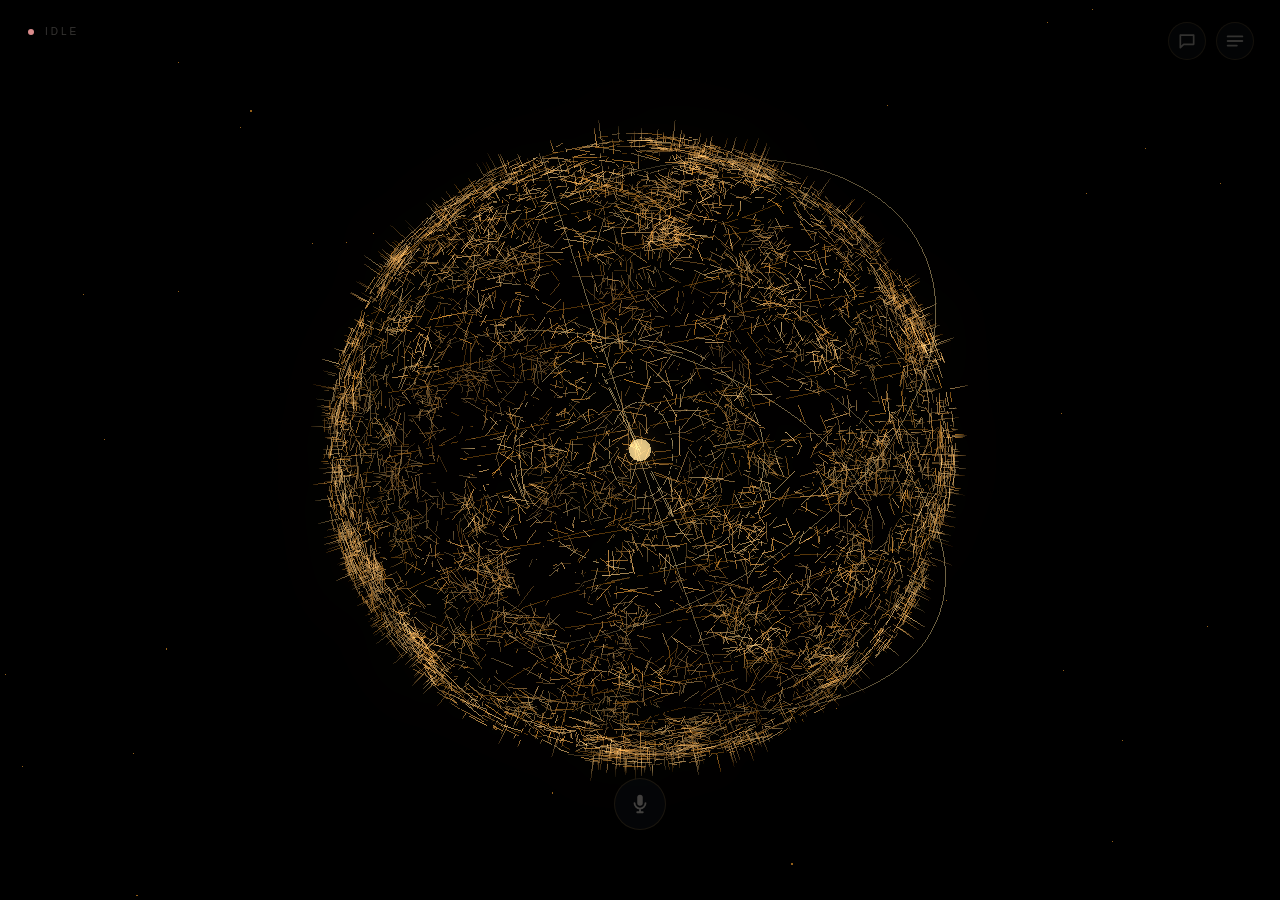
<file: citra_ui/index.html>
<!DOCTYPE html>
<html lang="en">
<head>
<meta charset="UTF-8">
<meta name="viewport" content="width=device-width, initial-scale=1.0, maximum-scale=1.0, user-scalable=no, viewport-fit=cover">
<title>Citra</title>

<!-- INSTALLABLE AS AN APP, on purpose. Not every resident wants to talk to
     a voice assistant, and some will actively prefer not to — they still
     need a way to switch the lights on. "Add to Home Screen" turns this
     dashboard into a normal-looking app icon with no browser chrome, which
     is the Android answer to what iOS Shortcuts provides, and works on iOS
     too. display:standalone in the manifest is what removes the address
     bar; apple-mobile-web-app-* below is the older iOS equivalent, which
     Safari still honours instead of the manifest for this. -->
<link rel="manifest" href="manifest.json">
<meta name="theme-color" content="#07090b">
<meta name="mobile-web-app-capable" content="yes">
<meta name="apple-mobile-web-app-capable" content="yes">
<meta name="apple-mobile-web-app-status-bar-style" content="black-translucent">
<meta name="apple-mobile-web-app-title" content="Citra">
<link rel="apple-touch-icon" href="icons/icon-192.png">
<link rel="icon" type="image/png" sizes="512x512" href="icons/icon-512.png">

<link rel="stylesheet" href="style.css">
<!-- Vendored locally (citra_ui/vendor/three/) rather than pulled from a CDN:
     this page has to render on whatever WiFi a room happens to have, and a
     ~1.3MB fetch from an external host on every load is a real failure
     mode on a weak or internet-less LAN -- the page would sit on a black
     screen indefinitely with no error shown. Served by the same local
     server as everything else, so page load never leaves the LAN. -->
<script type="importmap">
{
  "imports": {
    "three": "./vendor/three/build/three.module.js",
    "three/addons/": "./vendor/three/examples/jsm/"
  }
}
</script>
</head>
<body>

  <canvas id="core-canvas"></canvas>

  <div class="status-row">
    <div id="status-dot" class="status-dot offline" title="UI server connection"></div>
    <div id="state-label" class="state-label">IDLE</div>
  </div>

  <div id="caption-wrap" class="caption-wrap">
    <div id="transcript-line" class="transcript-line"></div>
    <div id="caption-line" class="caption-line"></div>
  </div>

  <!-- Talk-to-Citra button: uses THIS device's microphone (a phone's, most
       of the time) rather than the room mic — tap to start recording, tap
       again to send. Only appears functional on a secure context
       (https:// or localhost); see app.js for what happens otherwise. -->
  <button id="mic-fab" class="mic-fab" title="Talk to Citra">
    <svg viewBox="0 0 24 24" width="22" height="22">
      <path d="M12 2a3 3 0 0 0-3 3v6a3 3 0 0 0 6 0V5a3 3 0 0 0-3-3z" fill="currentColor"/>
      <path d="M6 11a6 6 0 0 0 12 0M12 17v4M9 21h6" stroke="currentColor" stroke-width="2" fill="none" stroke-linecap="round"/>
    </svg>
  </button>

  <!-- Floating button that opens the room-control drawer -->
  <button id="control-fab" class="control-fab" title="Room controls">
    <svg viewBox="0 0 24 24" width="22" height="22">
      <path d="M4 7h16M4 12h16M4 17h10" stroke="currentColor" stroke-width="2" stroke-linecap="round"/>
    </svg>
  </button>

  <!-- Type-to-Citra. Same brain as the voice path, but typed: for a
       lecture, a sleeping house, or a word Whisper keeps mangling. -->
  <button id="chat-fab" class="chat-fab" title="Type to Citra">
    <svg viewBox="0 0 24 24" width="20" height="20">
      <path d="M4 5h16v11H8l-4 4V5z" stroke="currentColor" stroke-width="2" fill="none" stroke-linejoin="round"/>
    </svg>
  </button>

  <!-- Backdrop -- click it to close the drawer, same as clicking outside -->
  <div id="drawer-backdrop" class="drawer-backdrop"></div>

  <div id="control-drawer" class="control-drawer">
    <button id="drawer-close" class="drawer-close" title="Close">
      <svg viewBox="0 0 24 24" width="18" height="18">
        <path d="M5 5l14 14M19 5L5 19" stroke="currentColor" stroke-width="2" stroke-linecap="round"/>
      </svg>
    </button>

    <!-- ============================= LIGHTS PANEL ============================= -->
    <div class="panel lights-panel">
      <div class="panel-title">Lights</div>

      <div class="brightness-row">
        <button class="ghost-btn" data-action="brightness_min">MIN</button>
        <button class="ghost-btn" data-action="brightness_down">&minus;</button>
        <button class="ghost-btn" data-action="brightness_up">&plus;</button>
        <button class="ghost-btn" data-action="brightness_max">MAX</button>
      </div>

      <div class="relay-list" id="relay-list">
        <!-- 4 relay sliders injected by app.js -->
      </div>
    </div>

    <!-- ============================== AC REMOTE ================================ -->
    <div class="panel ac-panel">
      <div class="panel-title">Climate</div>

      <div class="ac-power-row">
        <button id="ac-power-btn" class="power-btn" data-action="ac_power">
          <svg viewBox="0 0 24 24" width="22" height="22">
            <path d="M12 2v10" stroke="currentColor" stroke-width="2" stroke-linecap="round"/>
            <path d="M6.3 6.3a8 8 0 1 0 11.4 0" stroke="currentColor" stroke-width="2" fill="none" stroke-linecap="round"/>
          </svg>
        </button>
        <div class="ac-temp-display">
          <span id="ac-temp-value">--</span><span class="deg">&deg;C</span>
        </div>
      </div>

      <div class="ac-temp-row">
        <button class="ghost-btn wide" data-action="ac_temp_down">&minus;</button>
        <button class="ghost-btn wide" data-action="ac_temp_up">&plus;</button>
      </div>

      <div class="panel-subtitle">Mode</div>
      <div class="mode-row" id="mode-row">
        <button class="mode-btn" data-mode="cool">Cool</button>
        <button class="mode-btn" data-mode="heat">Heat</button>
        <button class="mode-btn" data-mode="fan">Fan</button>
        <button class="mode-btn" data-mode="dry">Dry</button>
        <button class="mode-btn" data-mode="auto">Auto</button>
      </div>

      <div class="panel-subtitle">Fan Speed</div>
      <div class="fan-row">
        <button class="ghost-btn" data-action="ac_fan_down">&minus;</button>
        <div class="fan-display" id="fan-display">--</div>
        <button class="ghost-btn" data-action="ac_fan_up">&plus;</button>
      </div>
    </div>
  </div>

  <!-- ============================== CHAT SHEET ============================== -->
  <div id="chat-backdrop" class="chat-backdrop"></div>
  <div id="chat-sheet" class="chat-sheet">
    <div class="chat-head">
      <span class="chat-title">Ask Citra</span>
      <label class="chat-speak" title="Read her replies aloud on this device">
        <input type="checkbox" id="chat-speak-toggle">
        <span>Read aloud</span>
      </label>
      <button id="chat-close" class="drawer-close chat-close" title="Close">
        <svg viewBox="0 0 24 24" width="18" height="18">
          <path d="M5 5l14 14M19 5L5 19" stroke="currentColor" stroke-width="2" stroke-linecap="round"/>
        </svg>
      </button>
    </div>

    <div id="chat-log" class="chat-log">
      <div class="chat-empty">Type anything you would say out loud.</div>
    </div>

    <form id="chat-form" class="chat-form" autocomplete="off">
      <input id="chat-input" class="chat-input" type="text"
             placeholder="Turn on the bedroom lights" autocomplete="off">
      <button type="submit" id="chat-send" class="chat-send" title="Send">
        <svg viewBox="0 0 24 24" width="18" height="18">
          <path d="M4 12l16-8-6 8 6 8-16-8z" fill="currentColor"/>
        </svg>
      </button>
    </form>

    <button id="console-btn" class="console-btn" title="Open a terminal tailing the assistant log">
      Open console &mdash; live assistant log
    </button>
  </div>

  <script type="module" src="app.js"></script>
</body>
</html>
</file>
<file: citra_ui/style.css>
/* =============================================================================
   CITRA UI — palette
   =============================================================================
   The background stays TRUE BLACK (#000) on purpose: this runs fullscreen on
   a 16" OLED panel, where a true-black pixel is an OFF pixel — that's the
   whole reason to build a black UI for this display rather than a dark-gray
   one, and it's the look that was asked for.

   But "pure black background" is exactly the combination that causes eye
   strain when it's paired with near-white text and saturated neon accents:
   the contrast ratio goes far past what's comfortable to read for long
   stretches, and bright text on black produces halation (the smeared,
   glowing edges that make text feel like it's vibrating). Standard dark-mode
   guidance addresses this by lifting the BACKGROUND to ~#121212 — which
   would throw away the OLED benefit.

   So this palette solves the same problem from the other side: keep the
   background at true black and pull the FOREGROUND down instead.
     - No pure white anywhere. Brightest text is ~82% luminance, off-white
       and very slightly warm, never #fff.
     - Accents are desaturated. #e0a856 is the amber of the holo-globe with
       some saturation taken off, so it reads as warm gold without becoming
       a light source in its own right.
     - Secondary text sits far lower (~40%), which is legible on true black
       precisely BECAUSE the background is so dark — the same value would be
       unreadable on #121212.

   The hue is AMBER rather than the earlier cyan, which serves both goals
   at once: it matches the JARVIS holographic globe the 3D scene is
   modelled on, and a warm hue emits considerably less blue light than
   cyan at equal perceived brightness — blue being the part of the
   spectrum actually implicated in eye fatigue and sleep disruption. The
   look asked for and the comfort asked for happen to want the same color.
   ============================================================================= */
:root {
  --accent: #e0a856;
  --accent-soft: rgba(224, 168, 86, 0.13);
  --accent-line: rgba(224, 168, 86, 0.16);

  --text-primary: rgba(245, 238, 228, 0.82);
  --text-secondary: rgba(245, 238, 228, 0.40);
  --text-faint: rgba(245, 238, 228, 0.22);

  --surface: #07090b;
  --surface-raised: #0c1014;

  --danger: #d98b8b;

  /* One shared easing curve for every transition in the UI. A single
     consistent curve is most of what makes an interface feel "designed"
     rather than assembled — mixing ease/linear/ease-in-out per component
     reads as subtly inconsistent even when no individual animation is
     wrong. This one decelerates hard, which feels responsive on entry. */
  --ease: cubic-bezier(0.22, 1, 0.36, 1);
}

* { box-sizing: border-box; }

html, body {
  margin: 0;
  padding: 0;
  width: 100%;
  height: 100%;
  background: #000;
  overflow: hidden;
  font-family: "Segoe UI Variable Display", "Segoe UI", -apple-system, BlinkMacSystemFont, "Helvetica Neue", Arial, sans-serif;
  color: var(--text-primary);
  user-select: none;
  -webkit-font-smoothing: antialiased;
}

#core-canvas {
  position: fixed;
  inset: 0;
  width: 100vw;
  height: 100vh;
  display: block;
  z-index: 0;
}

/* ============================== STATUS + STATE ============================== */

.status-row {
  position: fixed;
  top: 26px;
  left: 28px;
  z-index: 10;
  display: flex;
  align-items: center;
  gap: 11px;
}

.status-dot {
  width: 6px;
  height: 6px;
  border-radius: 50%;
  transition: background 0.5s var(--ease);
}
.status-dot.offline { background: var(--danger); }
.status-dot.online { background: var(--accent); }

.state-label {
  font-size: 10px;
  font-weight: 500;
  letter-spacing: 0.3em;
  color: var(--text-faint);
  transition: color 0.5s var(--ease);
}
.state-label.active { color: var(--text-secondary); }

/* ================================= CAPTIONS ================================= */

.caption-wrap {
  position: fixed;
  left: 50%;
  /* Same fixed-px + safe-area pattern as .mic-fab, and for the same
     reason -- see that rule's comment for the full explanation of why
     vh-based bottom offsets are unreliable on iOS Safari specifically.
     150px clears the mic button (which occupies roughly 70-122px from
     the bottom) with a clean gap, rather than the two ever overlapping
     on a short viewport. */
  bottom: calc(150px + env(safe-area-inset-bottom, 0px));
  transform: translate3d(-50%, 0, 0);
  z-index: 10;
  width: min(64vw, 820px);
  text-align: center;
  pointer-events: none;
}

/* Both caption lines animate ONLY opacity and transform — the two
   properties the compositor can handle on its own, without asking the
   main thread to re-layout or re-paint. Anything that animates color,
   width, or top/left instead would stutter against the WebGL canvas
   rendering behind it. */
.transcript-line {
  font-size: 13px;
  font-weight: 400;
  letter-spacing: 0.06em;
  color: var(--text-faint);
  margin-bottom: 14px;
  opacity: 0;
  transform: translate3d(0, 4px, 0);
  transition: opacity 0.4s var(--ease), transform 0.4s var(--ease);
}
.transcript-line.show {
  opacity: 1;
  transform: translate3d(0, 0, 0);
}

.caption-line {
  font-size: 25px;
  font-weight: 300;
  letter-spacing: 0.005em;
  line-height: 1.5;
  color: var(--text-primary);
  opacity: 0;
  transform: translate3d(0, 8px, 0);
  transition: opacity 0.5s var(--ease), transform 0.5s var(--ease);
}
.caption-line.show {
  opacity: 1;
  transform: translate3d(0, 0, 0);
}

/* ============================ ROOM CONTROL DRAWER =========================== */

.control-fab {
  position: fixed;
  top: 22px;
  right: 26px;
  z-index: 20;
  width: 38px;
  height: 38px;
  border-radius: 50%;
  border: 1px solid var(--accent-line);
  background: var(--surface);
  color: var(--text-secondary);
  display: flex;
  align-items: center;
  justify-content: center;
  cursor: pointer;
  opacity: 0.5;
  transition: opacity 0.3s var(--ease), color 0.3s var(--ease), border-color 0.3s var(--ease);
}
.control-fab:hover {
  opacity: 1;
  color: var(--accent);
  border-color: var(--accent);
}
.control-fab.drawer-open { opacity: 0; pointer-events: none; }

/* ============================== CHAT (TYPED) ================================ */
/* Sits to the LEFT of the control fab (which is right:26px, 38px wide). */
.chat-fab {
  position: fixed;
  top: 22px;
  right: 74px;
  z-index: 20;
  width: 38px;
  height: 38px;
  border-radius: 50%;
  border: 1px solid var(--accent-line);
  background: var(--surface);
  color: var(--text-secondary);
  display: flex;
  align-items: center;
  justify-content: center;
  cursor: pointer;
  opacity: 0.5;
  transition: opacity 0.3s var(--ease), color 0.3s var(--ease), border-color 0.3s var(--ease);
}
.chat-fab:hover { opacity: 1; color: var(--accent); border-color: var(--accent); }
.chat-fab.sheet-open { opacity: 0; pointer-events: none; }

.chat-backdrop {
  position: fixed; inset: 0; z-index: 24;
  background: rgba(0, 0, 0, 0.5);
  opacity: 0; pointer-events: none;
  transition: opacity 0.3s var(--ease);
}
.chat-backdrop.show { opacity: 1; pointer-events: auto; }

/* A BOTTOM sheet, not a side drawer: on a phone the keyboard comes up
   from the bottom, and anchoring the input just above it keeps the field
   and the last reply both visible while typing. */
.chat-sheet {
  position: fixed;
  left: 0; right: 0; bottom: 0;
  z-index: 25;
  max-height: 78vh;
  display: flex;
  flex-direction: column;
  background: var(--surface-raised);
  border-top: 1px solid var(--accent-line);
  border-radius: 14px 14px 0 0;
  padding: 14px 16px calc(14px + env(safe-area-inset-bottom, 0px));
  transform: translateY(103%);
  transition: transform 0.34s var(--ease);
}
.chat-sheet.open { transform: translateY(0); }

.chat-head { display: flex; align-items: center; gap: 12px; padding-bottom: 10px; }
.chat-title { font-size: 13px; letter-spacing: 0.12em; text-transform: uppercase; color: var(--text-secondary); }
.chat-speak { margin-left: auto; display: flex; align-items: center; gap: 6px; font-size: 12px; color: var(--text-secondary); cursor: pointer; }
.chat-speak input { accent-color: var(--accent); cursor: pointer; }
.chat-close { position: static; }

.chat-log {
  flex: 1; overflow-y: auto; min-height: 120px; max-height: 46vh;
  display: flex; flex-direction: column; gap: 9px;
  padding: 6px 2px 12px;
}
.chat-empty { color: var(--text-faint); font-size: 13px; text-align: center; padding: 22px 0; }
.chat-msg { max-width: 86%; padding: 9px 12px; border-radius: 12px; font-size: 14px; line-height: 1.45; white-space: pre-wrap; word-break: break-word; }
.chat-msg.me { align-self: flex-end; background: var(--accent-soft); border: 1px solid var(--accent-line); color: var(--text-primary); }
.chat-msg.her { align-self: flex-start; background: rgba(255,255,255,0.04); border: 1px solid rgba(255,255,255,0.06); color: var(--text-primary); }
.chat-msg.her.pending { color: var(--text-faint); font-style: italic; }
.chat-msg.her.failed { border-color: var(--danger); color: var(--danger); }
.chat-meta { font-size: 10.5px; letter-spacing: 0.06em; color: var(--text-faint); margin-top: 4px; }

.chat-form { display: flex; gap: 8px; align-items: center; }
.chat-input {
  flex: 1; min-width: 0;
  background: var(--surface); color: var(--text-primary);
  border: 1px solid var(--accent-line); border-radius: 10px;
  padding: 11px 13px; font-size: 15px; font-family: inherit;
}
.chat-input::placeholder { color: var(--text-faint); }
.chat-input:focus { outline: none; border-color: var(--accent); }
.chat-send {
  flex: none; width: 42px; height: 42px; border-radius: 10px;
  border: 1px solid var(--accent-line); background: var(--surface);
  color: var(--text-secondary); cursor: pointer;
  display: flex; align-items: center; justify-content: center;
}
.chat-send:hover { color: var(--accent); border-color: var(--accent); }

.console-btn {
  margin-top: 10px; width: 100%;
  background: transparent; color: var(--text-faint);
  border: 1px dashed rgba(255,255,255,0.10); border-radius: 10px;
  padding: 9px; font-size: 12px; font-family: inherit; cursor: pointer;
  transition: color 0.25s var(--ease), border-color 0.25s var(--ease);
}
.console-btn:hover { color: var(--accent); border-color: var(--accent-line); }

/* ================================ MIC BUTTON ================================ */

.mic-fab {
  position: fixed;
  left: 50%;
  /* Fixed pixels, not vh -- confirmed via a real screenshot that 3.5vh
     put this button completely behind Safari's own bottom toolbar on
     iPhone, invisible and untappable. Two compounding iOS Safari
     quirks: (1) vh units are calculated against the LARGEST possible
     viewport (as if the toolbar were hidden), so a vh-based bottom
     offset lands wherever the page WOULD end without the toolbar, not
     where it visually ends with the toolbar showing -- 3.5vh worked out
     to roughly 28-32px, well inside where a ~50px+ toolbar actually
     sits; (2) env(safe-area-inset-bottom) is needed on top of that for
     notched iPhones' home-indicator bar, and only returns a real value
     (not 0) once the viewport meta tag includes viewport-fit=cover,
     which index.html now does. 28px is a fixed, toolbar-independent
     base distance from the true bottom edge; the env() term adds
     whatever extra the home indicator needs on top of that. */
  /* 70px, not a tighter value: this page has overflow:hidden and never
     scrolls, so Safari has no scroll gesture to trigger its compact
     toolbar -- the FULL expanded toolbar (back/menu/URL-field/refresh/
     tabs row, visibly tall in the screenshot that caught this bug) is
     what's on screen at all times, not the shorter collapsed form.
     Generous clearance here costs nothing (empty space either way);
     insufficient clearance reproduces the exact bug this fixes. */
  bottom: calc(70px + env(safe-area-inset-bottom, 0px));
  transform: translate3d(-50%, 0, 0);
  z-index: 20;
  width: 52px;
  height: 52px;
  border-radius: 50%;
  border: 1px solid var(--accent-line);
  background: var(--surface);
  color: var(--text-secondary);
  display: flex;
  align-items: center;
  justify-content: center;
  cursor: pointer;
  opacity: 0.65;
  transition: opacity 0.3s var(--ease), color 0.3s var(--ease),
              border-color 0.3s var(--ease), background 0.25s var(--ease),
              box-shadow 0.25s var(--ease);
}
.mic-fab:hover {
  opacity: 1;
  color: var(--accent);
  border-color: var(--accent);
}
.mic-fab.recording {
  opacity: 1;
  color: #04121a;
  background: var(--accent);
  border-color: var(--accent);
  box-shadow: 0 0 22px var(--accent-soft);
  animation: mic-pulse 1.4s ease-in-out infinite;
}
.mic-fab.processing {
  opacity: 1;
  color: var(--accent);
  border-color: var(--accent-line);
  animation: mic-spin 1s linear infinite;
}
.mic-fab.unavailable {
  opacity: 0.25;
  cursor: not-allowed;
}
@keyframes mic-pulse {
  0%, 100% { box-shadow: 0 0 14px var(--accent-soft); }
  50% { box-shadow: 0 0 30px var(--accent-soft); }
}
@keyframes mic-spin {
  from { transform: translate3d(-50%, 0, 0) rotate(0deg); }
  to { transform: translate3d(-50%, 0, 0) rotate(360deg); }
}

.drawer-backdrop {
  position: fixed;
  inset: 0;
  z-index: 15;
  background: rgba(0, 0, 0, 0.6);
  opacity: 0;
  pointer-events: none;
  transition: opacity 0.35s var(--ease);
}
.drawer-backdrop.show {
  opacity: 1;
  pointer-events: auto;
}

.control-drawer {
  position: fixed;
  top: 0;
  right: 0;
  bottom: 0;
  z-index: 20;
  width: 300px;
  max-width: 88vw;
  padding: 22px 24px 30px;
  overflow-y: auto;
  /* Solid, never backdrop-filter: blur(). Blurring a full-height panel
     against a continuously animating WebGL canvas re-runs the blur every
     single frame, and was measured as the real cause of this UI's jank —
     not the 3D scene. A solid fill costs the compositor nothing. */
  background: var(--surface);
  border-left: 1px solid var(--accent-line);
  display: flex;
  flex-direction: column;
  gap: 26px;
  /* translate3d, not translateX: this promotes the drawer to its own GPU
     compositor layer so the slide runs entirely on the compositor thread. */
  transform: translate3d(100%, 0, 0);
  transition: transform 0.38s var(--ease);
  will-change: transform;
  scrollbar-width: thin;
  scrollbar-color: var(--accent-line) transparent;
}
.control-drawer.open { transform: translate3d(0, 0, 0); }

.drawer-close {
  align-self: flex-end;
  width: 28px;
  height: 28px;
  margin-bottom: -8px;
  border-radius: 50%;
  border: none;
  background: transparent;
  color: var(--text-faint);
  display: flex;
  align-items: center;
  justify-content: center;
  cursor: pointer;
  transition: color 0.25s var(--ease);
}
.drawer-close:hover { color: var(--text-primary); }

/* ================================== PANELS ================================== */

/* No card borders, no rounded boxes, no inset glows. Sections are separated
   by whitespace and one hairline rule — nesting bordered cards inside an
   already-bordered drawer is visual noise that adds no information. */
.panel + .panel {
  border-top: 1px solid rgba(224, 168, 86, 0.07);
  padding-top: 24px;
}

.panel-title {
  font-size: 9.5px;
  font-weight: 600;
  letter-spacing: 0.26em;
  text-transform: uppercase;
  color: var(--text-faint);
  margin-bottom: 18px;
}

.panel-subtitle {
  font-size: 9.5px;
  font-weight: 500;
  letter-spacing: 0.2em;
  text-transform: uppercase;
  color: var(--text-faint);
  margin: 22px 0 10px;
}

/* --------------------------------- Lights ---------------------------------- */

.brightness-row {
  display: grid;
  grid-template-columns: repeat(4, 1fr);
  gap: 6px;
  margin-bottom: 20px;
}

.relay-list {
  display: flex;
  flex-direction: column;
  gap: 14px;
}

.relay-row {
  display: flex;
  align-items: center;
  gap: 12px;
}

.relay-label {
  font-size: 12.5px;
  font-weight: 400;
  color: var(--text-secondary);
  flex: 1;
}

/* A real on/off switch, not a slider — the relay hardware has exactly two
   states, and a draggable track would imply a dimming range that doesn't
   physically exist. Built on a checkbox so it stays keyboard-operable and
   is announced correctly by screen readers. */
.toggle-switch {
  position: relative;
  width: 42px;
  height: 24px;
  flex-shrink: 0;
  display: block;
  cursor: pointer;
}
.toggle-switch input {
  position: absolute;
  opacity: 0;
  width: 100%;
  height: 100%;
  margin: 0;
  cursor: pointer;
}
.toggle-track {
  position: absolute;
  inset: 0;
  border-radius: 12px;
  background: rgba(245, 238, 228, 0.07);
  transition: background 0.3s var(--ease);
}
.toggle-track::before {
  content: "";
  position: absolute;
  top: 3px;
  left: 3px;
  width: 18px;
  height: 18px;
  border-radius: 50%;
  background: var(--text-faint);
  transition: transform 0.3s var(--ease), background 0.3s var(--ease);
}
.toggle-switch input:checked + .toggle-track {
  background: var(--accent-soft);
}
.toggle-switch input:checked + .toggle-track::before {
  transform: translate3d(18px, 0, 0);
  background: var(--accent);
}
.toggle-switch input:focus-visible + .toggle-track {
  outline: 1px solid var(--accent);
  outline-offset: 3px;
}

/* --------------------------------- AC remote -------------------------------- */

.ac-power-row {
  display: flex;
  align-items: center;
  justify-content: space-between;
  margin-bottom: 18px;
}

.power-btn {
  width: 40px;
  height: 40px;
  border-radius: 50%;
  border: 1px solid var(--accent-line);
  background: transparent;
  color: var(--text-faint);
  display: flex;
  align-items: center;
  justify-content: center;
  cursor: pointer;
  transition: color 0.3s var(--ease), border-color 0.3s var(--ease), background 0.3s var(--ease);
}
.power-btn.on {
  color: var(--accent);
  border-color: var(--accent);
  background: var(--accent-soft);
}

.ac-temp-display {
  font-size: 38px;
  font-weight: 200;
  line-height: 1;
  color: var(--text-primary);
  font-variant-numeric: tabular-nums; /* keeps the number from shifting
                                         width as it counts 19 -> 20 -> 21 */
}
.ac-temp-display .deg {
  font-size: 15px;
  color: var(--text-faint);
  margin-left: 3px;
}

.ac-temp-row {
  display: grid;
  grid-template-columns: 1fr 1fr;
  gap: 8px;
}

.mode-row {
  display: grid;
  grid-template-columns: repeat(3, 1fr);
  gap: 6px;
}

.fan-row {
  display: flex;
  align-items: center;
  gap: 10px;
}

.fan-display {
  flex: 1;
  text-align: center;
  font-size: 12px;
  font-weight: 500;
  letter-spacing: 0.14em;
  text-transform: uppercase;
  color: var(--text-secondary);
}

/* ------------------------------ shared controls ----------------------------- */

.ghost-btn,
.mode-btn {
  padding: 9px 6px;
  font-size: 12px;
  font-weight: 500;
  font-family: inherit;
  letter-spacing: 0.04em;
  border-radius: 7px;
  border: 1px solid transparent;
  background: rgba(245, 238, 228, 0.04);
  color: var(--text-secondary);
  cursor: pointer;
  line-height: 1;
  transition: background 0.2s var(--ease), color 0.2s var(--ease), border-color 0.2s var(--ease);
}
.ghost-btn:hover,
.mode-btn:hover {
  background: var(--accent-soft);
  color: var(--text-primary);
}
.ghost-btn:active,
.mode-btn:active {
  background: rgba(224, 168, 86, 0.18);
}
.ghost-btn.wide { padding: 11px; font-size: 15px; }

.mode-btn.active {
  color: var(--accent);
  border-color: var(--accent-line);
  background: var(--accent-soft);
}

/* =================================== TOAST ================================== */

.error-toast {
  position: fixed;
  bottom: 28px;
  left: 28px;
  z-index: 30;
  max-width: 340px;
  padding: 13px 16px;
  border-radius: 8px;
  background: var(--surface-raised);
  border-left: 2px solid var(--danger);
  color: var(--text-secondary);
  font-size: 12px;
  line-height: 1.5;
  opacity: 0;
  transform: translate3d(0, 6px, 0);
  pointer-events: none;
  transition: opacity 0.3s var(--ease), transform 0.3s var(--ease);
}
.error-toast.show {
  opacity: 1;
  transform: translate3d(0, 0, 0);
}

/* ================================ RESPONSIVE ================================ */

@media (max-width: 900px) {
  .control-drawer { width: 100vw; max-width: 100vw; }
  .caption-line { font-size: 19px; }
  .caption-wrap { width: 84vw; }
}

/* Respect the OS-level "reduce motion" setting: kill the UI transitions.
   The WebGL orb keeps its slow breathing (it's the assistant's only status
   indicator and freezing it would remove information, not just decoration)
   but app.js damps its motion — see PREFERS_REDUCED_MOTION there. */
@media (prefers-reduced-motion: reduce) {
  *, *::before, *::after {
    transition-duration: 0.01ms !important;
  }
}
</file>
